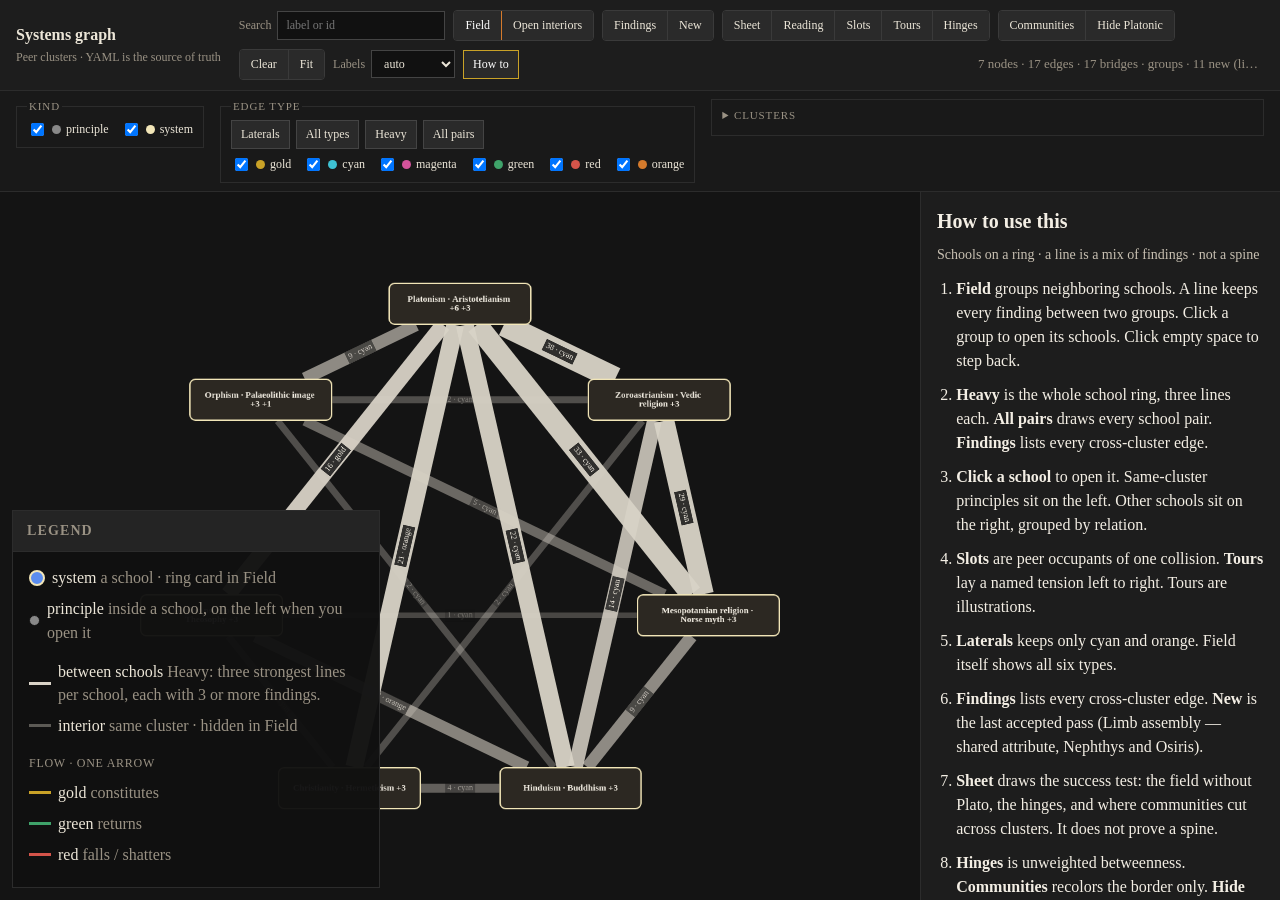
<file: index.html>
<!DOCTYPE html>
<html lang="en">
<head>
  <meta charset="utf-8" />
  <meta http-equiv="refresh" content="0; url=viewer/" />
  <link rel="canonical" href="viewer/" />
  <title>Systems graph</title>
  <script>location.replace("viewer/");</script>
</head>
<body>
  <p><a href="viewer/">Open the graph viewer</a></p>
</body>
</html>
</file>
<file: viewer/css/styles.css>
:root {
  --bg: #141414;
  --panel: #1d1d1d;
  --ink: #ece6d8;
  --muted: #9a9284;
  --line: #2c2c2c;
  --gold: #c9a227;
  --cyan: #3ec1d3;
  --magenta: #d4539b;
  --green: #3fa36a;
  --red: #d4544a;
  --orange: #d47a2c;
}

* { box-sizing: border-box; }

html,
body {
  margin: 0;
  height: 100%;
  background: var(--bg);
  color: var(--ink);
  font: 14px/1.4 "Segoe UI", "Iowan Old Style", Georgia, serif;
}

body {
  display: flex;
  flex-direction: column;
}

header {
  display: flex;
  flex-wrap: wrap;
  gap: 10px 18px;
  align-items: center;
  padding: 10px 16px;
  border-bottom: 1px solid var(--line);
  background: var(--panel);
  flex: 0 0 auto;
}

header h1 {
  margin: 0;
  font-size: 16px;
  font-weight: 600;
}

header p {
  margin: 2px 0 0;
  color: var(--muted);
  font-size: 12px;
}

.toolbar {
  display: flex;
  flex-wrap: wrap;
  gap: 8px;
  align-items: center;
  flex: 1;
}

.search-label {
  display: inline-flex;
  align-items: center;
  gap: 6px;
  font-size: 12px;
  color: var(--muted);
}

#search,
#labels {
  background: #111;
  color: var(--ink);
  border: 1px solid #444;
  padding: 5px 8px;
  font: inherit;
}

#search { min-width: 14em; }

#labels { min-width: 7em; }

.btn-group {
  display: inline-flex;
  border: 1px solid #3a3a3a;
  border-radius: 4px;
  overflow: hidden;
}

.btn-group button {
  border: 0;
  border-right: 1px solid #3a3a3a;
  border-radius: 0;
  padding: 6px 11px;
}

.btn-group button:last-child { border-right: 0; }

.filters {
  display: flex;
  flex-wrap: wrap;
  gap: 10px 16px;
  padding: 8px 16px;
  border-bottom: 1px solid var(--line);
  background: #191919;
  flex: 0 0 auto;
  align-items: flex-start;
}

fieldset {
  border: 1px solid var(--line);
  margin: 0;
  padding: 6px 10px 8px;
  min-width: 0;
}

legend {
  color: var(--muted);
  font-size: 11px;
  letter-spacing: 0.08em;
  text-transform: uppercase;
}

.cluster-box {
  flex: 1;
  min-width: 12em;
  border: 1px solid var(--line);
  padding: 4px 10px 8px;
}

.cluster-box summary {
  cursor: pointer;
  color: var(--muted);
  font-size: 11px;
  letter-spacing: 0.08em;
  text-transform: uppercase;
  padding: 4px 0;
}

.cluster-box[open] { max-height: 22vh; overflow: auto; }

#cluster-filters,
#kind-filters,
#type-filters {
  display: flex;
  flex-wrap: wrap;
  gap: 4px 12px;
}

.filter-actions {
  display: flex;
  gap: 6px;
  margin-bottom: 6px;
}

label.check {
  display: inline-flex;
  align-items: center;
  gap: 5px;
  cursor: pointer;
  font-size: 12px;
}

.swatch {
  width: 9px;
  height: 9px;
  border-radius: 50%;
  display: inline-block;
  background: #888;
}

button {
  background: #2a2a2a;
  color: var(--ink);
  border: 1px solid #444;
  padding: 5px 9px;
  cursor: pointer;
  font: inherit;
  font-size: 12px;
}

button:hover { border-color: var(--gold); }
button.active { border-color: var(--orange); color: #fff; }

#status {
  color: var(--muted);
  font-size: 13px;
  margin-left: auto;
  flex: 0 1 22em;
  max-width: 22em;
  min-height: 1.2em;
  white-space: nowrap;
  overflow: hidden;
  text-overflow: ellipsis;
}

#wrap {
  display: flex;
  flex: 1;
  min-height: 0;
}

#stage {
  flex: 1;
  min-width: 0;
  position: relative;
}

#cy {
  position: absolute;
  inset: 0;
}

#legend {
  position: absolute;
  left: 12px;
  bottom: 12px;
  z-index: 2;
  width: min(420px, 52vw);
  max-height: min(42vh, 380px);
  padding: 0;
  background: rgba(16, 16, 16, 0.96);
  border: 1px solid var(--line);
  color: var(--ink);
  font-size: 16px;
  line-height: 1.45;
  pointer-events: auto;
  overflow: hidden;
  display: flex;
  flex-direction: column;
}

#legend-toggle {
  width: 100%;
  text-align: left;
  background: #242424;
  border: 0;
  border-bottom: 1px solid var(--line);
  padding: 10px 14px;
  font-size: 14px;
  font-weight: 600;
  letter-spacing: 0.08em;
  text-transform: uppercase;
  color: var(--muted);
}

#legend-toggle:hover { color: var(--ink); border-color: var(--gold); }

#legend.collapsed #legend-body { display: none; }
#legend.collapsed #legend-toggle { border-bottom: 0; }

#legend-body {
  padding: 14px 16px 16px;
  overflow: auto;
}

#legend-nodes,
#legend-edges {
  display: flex;
  flex-direction: column;
  gap: 8px;
}

#legend-nodes { margin-bottom: 16px; }

.legend-row {
  display: flex;
  align-items: center;
  gap: 7px;
}

.legend-mark {
  flex: 0 0 14px;
  width: 14px;
  height: 14px;
  border-radius: 50%;
  border: 1px solid #111;
  background: #888;
}

.legend-mark.system {
  width: 16px;
  height: 16px;
  flex-basis: 16px;
  border: 2px solid #f2e6b8;
  background: #5b8def;
}

.legend-mark.principle {
  width: 11px;
  height: 11px;
  flex-basis: 11px;
}

.legend-line {
  flex: 0 0 22px;
  height: 0;
  border-top: 3px solid #888;
}

.legend-name { color: var(--ink); }
.legend-hint { color: var(--muted); }

.legend-line.bridge {
  border-top-width: 3px;
}

.legend-line.interior {
  opacity: 0.35;
}

@media (max-width: 720px) {
  #legend { width: min(340px, 88vw); font-size: 15px; }
  header { gap: 8px; padding: 8px 10px; }
  #wrap { flex-direction: column; }
  aside,
  #detail {
    width: 100%;
    max-width: 100%;
    max-height: 42vh;
    border-left: 0;
    border-top: 1px solid var(--line);
  }
  #search { min-width: 10em; }
}

aside {
  width: 320px;
  max-width: 40%;
  border-left: 1px solid var(--line);
  background: var(--panel);
  padding: 14px 16px;
  overflow: auto;
}

#detail {
  width: 360px;
  font-size: 16px;
  line-height: 1.5;
  color: #f3eee4;
}

#detail h2 { margin: 0 0 8px; font-size: 20px; font-weight: 600; }
#detail .meta { color: #c8c0b2; font-size: 14px; margin-bottom: 12px; }
#detail p { margin: 0 0 12px; }
#detail .refs { color: #c8c0b2; font-size: 14px; }
#detail .empty { color: #d0c8ba; font-size: 15px; }
#detail code { font-size: 14px; }

#detail .traj {
  list-style: none;
  margin: 0 0 12px;
  padding: 0;
  font-size: 15px;
}

#detail .traj li { margin: 0 0 6px; }

#detail .traj .hop {
  color: #d4c4a0;
  font-family: Consolas, "Courier New", monospace;
  font-size: 14px;
}

#detail .guide {
  margin: 0 0 14px;
  padding-left: 1.2em;
}

#detail .guide li { margin: 0 0 10px; }

#help.active { border-color: var(--gold); }
.err { color: #e07070; padding: 24px; max-width: 40em; }
code { font-family: Consolas, "Courier New", monospace; font-size: 12px; }

#detail .conn,
#detail .findings {
  list-style: none;
  margin: 0 0 12px;
  padding: 0;
}

#detail .conn li,
#detail .findings li {
  margin: 0 0 6px;
}

#detail button.jump {
  display: block;
  width: 100%;
  text-align: left;
  background: #242424;
  border: 1px solid #3a3a3a;
  padding: 7px 9px;
  font-size: 14px;
  line-height: 1.35;
}

#detail button.jump:hover {
  border-color: var(--gold);
}

#detail .findings-group {
  margin: 0 0 10px;
  border: 1px solid var(--line);
  padding: 4px 8px 8px;
}

#detail .findings-group summary {
  cursor: pointer;
  color: var(--muted);
  font-size: 13px;
  padding: 4px 0;
}

.legend-head {
  margin-top: 10px;
  color: var(--muted);
  font-size: 12px;
  letter-spacing: 0.06em;
  text-transform: uppercase;
}

.hover-readout {
  position: absolute;
  left: 12px;
  top: 12px;
  z-index: 3;
  max-width: min(40em, 72%);
  margin: 0;
  padding: 8px 12px;
  pointer-events: none;
  background: rgba(16, 16, 16, 0.96);
  border: 1px solid var(--line);
  color: var(--ink);
  font-size: 13px;
  line-height: 1.4;
}

#cy.off { visibility: hidden; }

#sheet-view,
#reading-view {
  position: absolute;
  inset: 0;
  z-index: 4;
  overflow: auto;
  background: var(--bg);
  color: var(--ink);
}

#sheet-view[hidden],
#reading-view[hidden] { display: none !important; }

.reading {
  width: min(72rem, 100%);
  margin: 0 auto;
  padding: 32px 36px 64px;
  font-size: 18px;
  line-height: 1.55;
}

.reading-tabs {
  display: flex;
  flex-wrap: wrap;
  gap: 10px;
  margin: 0 0 24px;
}

.reading-tab {
  font-size: 16px;
  padding: 8px 14px;
}

.reading-card {
  display: grid;
  grid-template-columns: 1fr;
  gap: 28px;
  align-items: start;
}

.reading-chart {
  border: 1px solid var(--line);
  background: #191919;
  padding: 20px 24px;
  min-width: 0;
  overflow: auto;
}

.reading-chart svg {
  display: block;
  width: 100%;
  max-width: 100%;
  height: auto;
}

.reading-note h2 {
  margin: 0 0 12px;
  font-size: 32px;
  line-height: 1.25;
  font-weight: 600;
}

.reading-note h3 {
  margin: 28px 0 10px;
  font-size: 20px;
  font-weight: 600;
}

.reading-note p {
  margin: 0 0 16px;
  color: var(--ink);
  font-size: 18px;
  line-height: 1.55;
  max-width: 42em;
}

.reading-note p.reading-claim {
  margin: 0 0 20px;
  color: var(--ink);
  font-size: 20px;
  line-height: 1.5;
  max-width: 40em;
}

.reading-status {
  margin: 0 0 12px;
  color: var(--muted);
  font-size: 14px;
  letter-spacing: 0.06em;
  text-transform: uppercase;
}

.reading-table {
  width: 100%;
  border-collapse: collapse;
  margin: 8px 0 12px;
  font-size: 17px;
  line-height: 1.45;
}

.reading-table th,
.reading-table td {
  border: 1px solid var(--line);
  padding: 12px 14px;
  vertical-align: top;
  text-align: left;
  background: #191919;
}

.reading-table th {
  color: var(--muted);
  font-weight: 600;
}

.reading-jump {
  background: transparent;
  border: 0;
  padding: 0;
  color: inherit;
  font: inherit;
  text-align: left;
}

.reading-jump:hover { color: var(--gold); }

.reading-also {
  display: flex;
  flex-wrap: wrap;
  gap: 8px;
  align-items: center;
}

.reading-also .reading-jump {
  border: 1px solid #3a3a3a;
  background: #242424;
  padding: 8px 12px;
}

#reading-view { container-type: inline-size; }

@container (max-width: 720px) {
  .reading-card { grid-template-columns: 1fr; }
}

.sheet {
  max-width: 1080px;
  padding: 18px 22px 36px;
}

.sheet h2 {
  margin: 0 0 6px;
  font-size: 20px;
  font-weight: 600;
}

.sheet h3 {
  margin: 0 0 6px;
  font-size: 16px;
  font-weight: 600;
}

.sheet h4 {
  margin: 0 0 6px;
  font-size: 14px;
  font-weight: 600;
}

.sheet-lead,
.sheet-note {
  margin: 0 0 10px;
  color: var(--muted);
  max-width: 70em;
}

.sheet-block { margin: 0 0 26px; }

.sheet-share {
  color: var(--muted);
  font-size: 13px;
  font-weight: 400;
  margin-left: 8px;
}

.sheet-piles {
  display: grid;
  grid-template-columns: minmax(0, 1fr) minmax(14em, 20em);
  gap: 12px;
}

.sheet-pile {
  border: 1px solid var(--line);
  background: #191919;
  padding: 10px 12px 12px;
  min-width: 0;
}

.sheet-pile.aside { border-color: #5a5044; }

.sheet-chips,
.sheet-counts {
  display: flex;
  flex-wrap: wrap;
  gap: 6px;
}

.sheet-chip,
.sheet-count {
  display: inline-flex;
  align-items: center;
  gap: 6px;
  background: #242424;
  border: 1px solid #3a3a3a;
  padding: 4px 8px;
  font-size: 13px;
  line-height: 1.3;
  text-align: left;
}

.sheet-chip.wait { border-color: #f4efe4; }
.sheet-chip.seed { border-style: dashed; }

.sheet-swatch {
  width: 9px;
  height: 9px;
  border-radius: 50%;
  flex: 0 0 9px;
}

.sheet-tag,
.sheet-score,
.sheet-index,
.sheet-mix,
.sheet-agree {
  color: var(--muted);
}

.sheet-tag {
  font-size: 11px;
  letter-spacing: 0.06em;
  text-transform: uppercase;
}

.sheet-community {
  border-top: 1px solid var(--line);
  padding: 6px 0 8px;
}

.sheet-community.mixed {
  border-left: 3px solid var(--orange);
  padding-left: 8px;
}

.sheet-community summary {
  cursor: pointer;
  display: flex;
  flex-wrap: wrap;
  gap: 6px 12px;
  align-items: center;
}

.sheet-comm-title { font-weight: 600; }
.sheet-cut { color: var(--ink); }

.sheet-community .sheet-chips { margin-top: 8px; }

.sheet-slot { margin: 0 0 16px; }

.sheet-pair {
  display: flex;
  flex-wrap: wrap;
  gap: 8px;
  align-items: center;
  margin: 0 0 8px;
}

.sheet-edges {
  list-style: none;
  margin: 8px 0 0;
  padding: 0;
}

.sheet-edges li { margin: 0 0 4px; }
.sheet-type { font-weight: 600; }

@media (max-width: 800px) {
  .sheet-piles { grid-template-columns: 1fr; }
}

.overlay-note {
  position: absolute;
  top: 12px;
  right: 12px;
  z-index: 2;
  max-width: min(28em, 46vw);
  margin: 0;
  padding: 8px 12px;
  background: rgba(16, 16, 16, 0.96);
  border: 1px solid var(--line);
  color: var(--muted);
  font-size: 13px;
  line-height: 1.4;
}

#detail .type-head {
  margin: 12px 0 6px;
  font-size: 14px;
  font-weight: 600;
}

#detail > button.jump { margin-bottom: 8px; }

#detail .badge-new {
  color: var(--orange);
  font-size: 12px;
  letter-spacing: 0.06em;
  text-transform: uppercase;
  margin-left: 6px;
}
</file>
